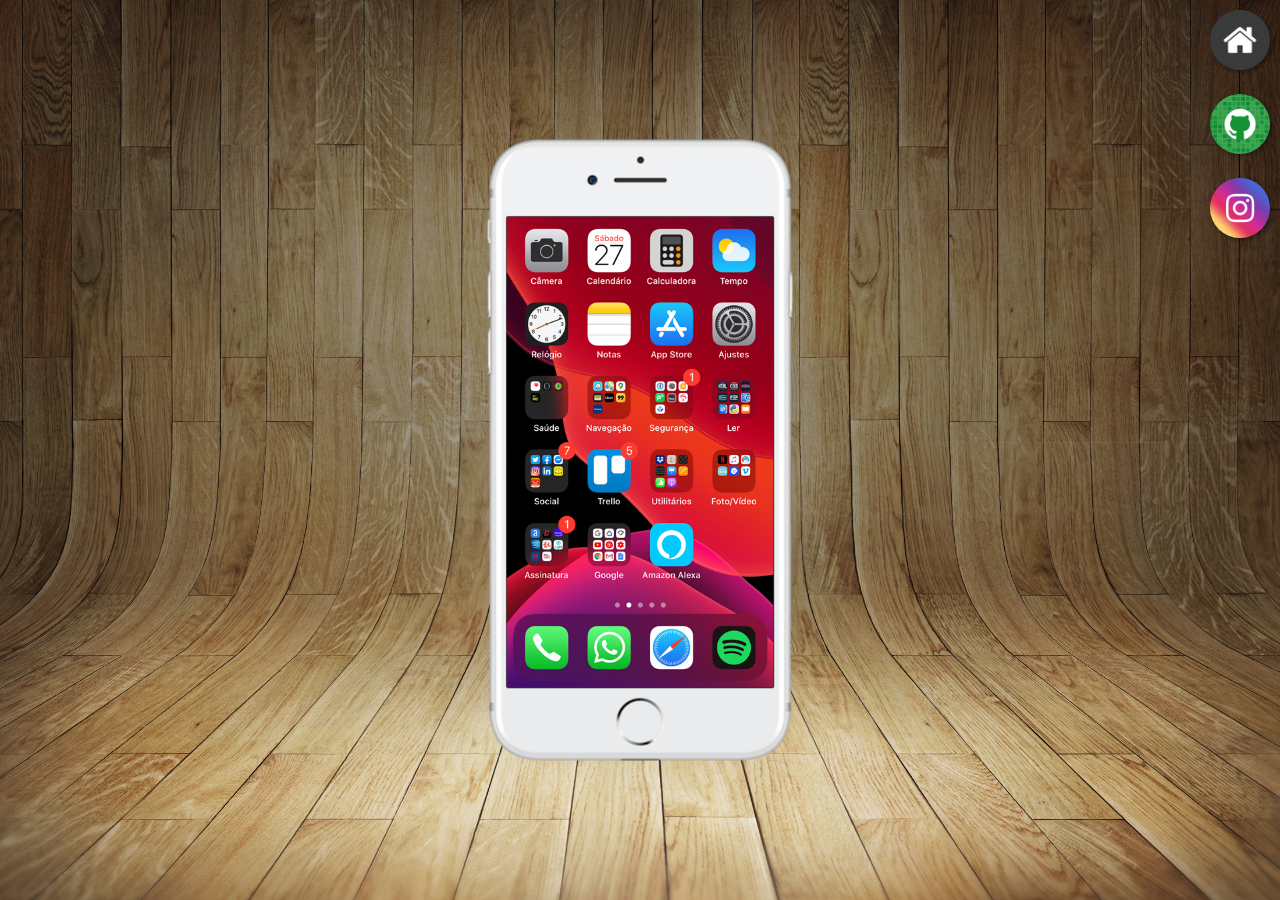
<file: index.html>
<!DOCTYPE html>
<html lang="pt-br">
<head>
    <meta charset="UTF-8">
    <meta name="viewport" content="width=device-width, initial-scale=1.0">
    <title>Projeto de Redes Sociais</title>
    <link rel="shortcut icon" href="favicon.ico" type="image/x-icon">
    <link rel="stylesheet" href="css/style.css">
</head>
<body>
    <main>
        <section id="telefone">
            <iframe src="home.html" name="tela" id="tela" frameborder="0">
                Seu navegador não é compatível com esse recurso.
            </iframe>
        </section>
        <section id="redes-sociais">
            <a href="home.html" target="tela"> <img src="imagens/logo-home.jpg" alt="Home"></a> <br>
            <a href="github.html" target="tela"> <img src="imagens/logo-github.jpg" alt="Github"></a> <br>
            <a href="instagram.html" target="tela"> <img src="imagens/logo-instagram.jpg" alt="Instagram"></a>
        </section>
    </main>
</body>
</html>
</file>
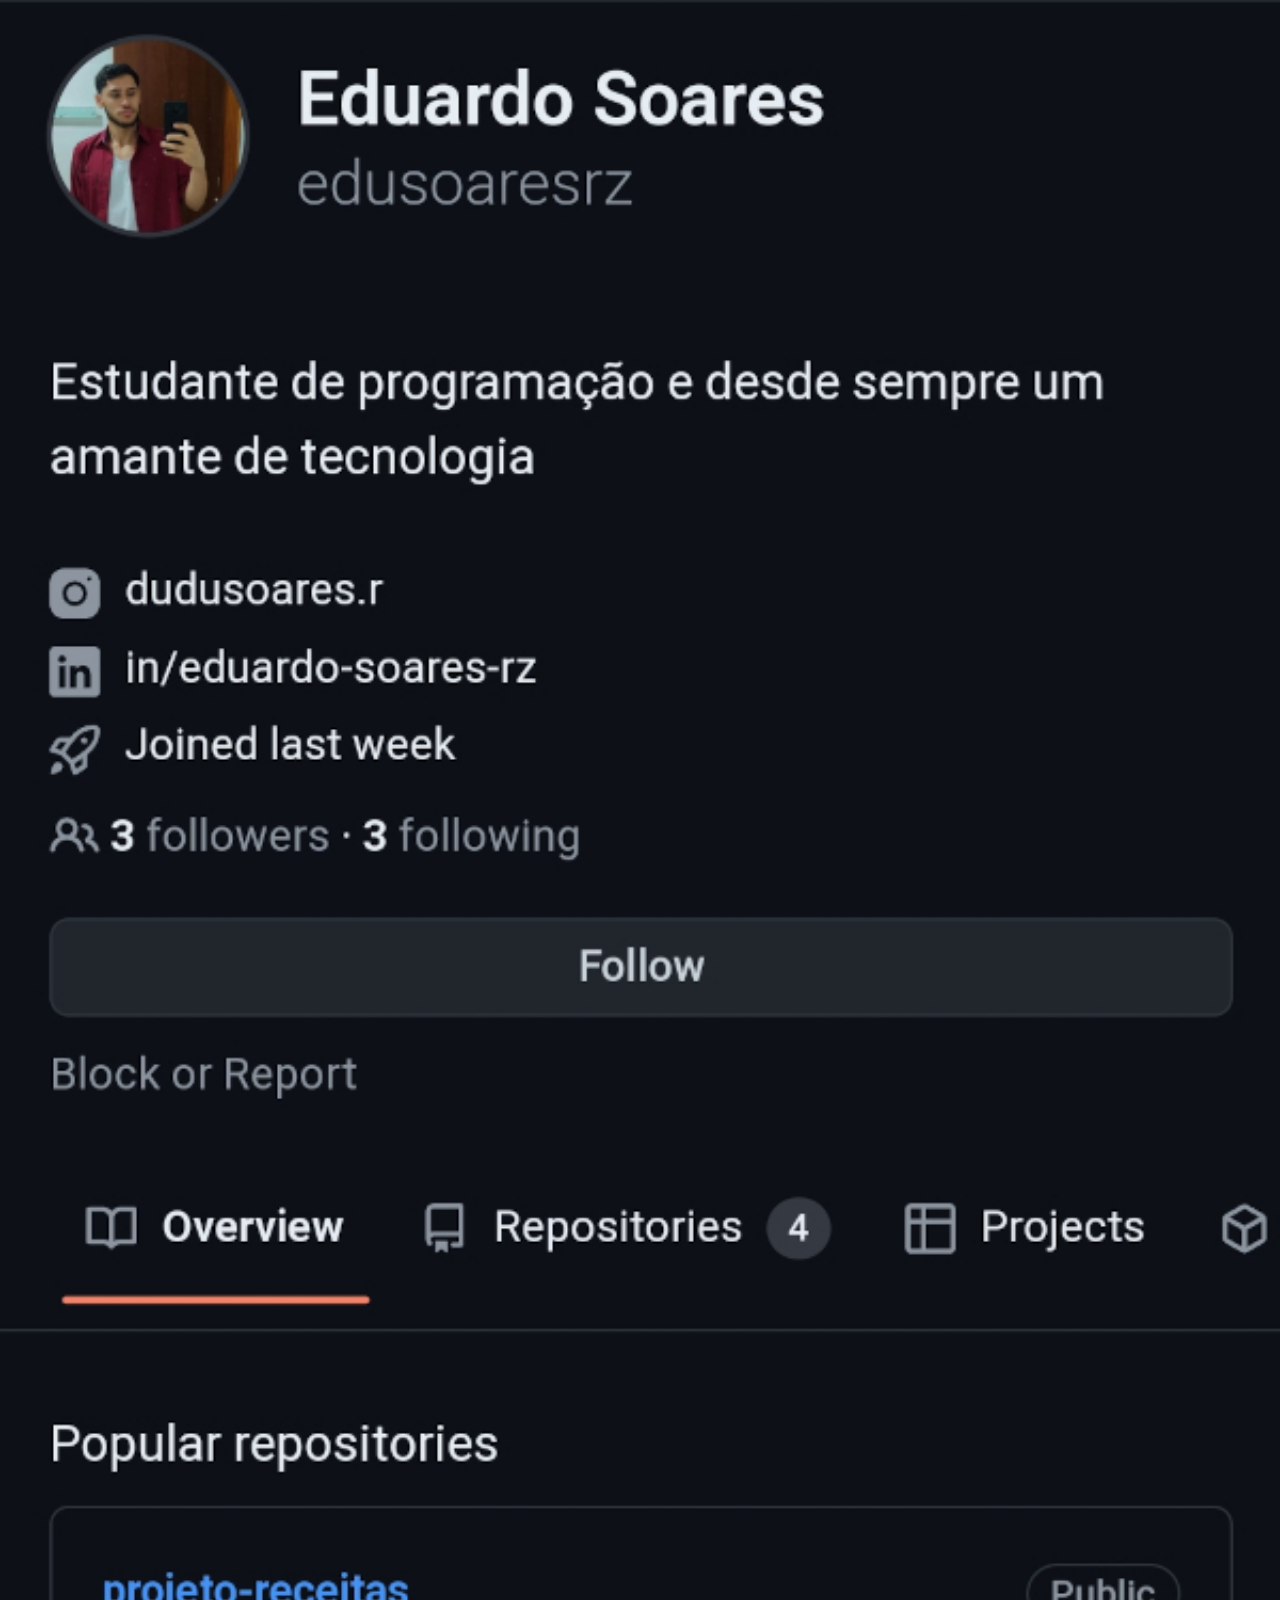
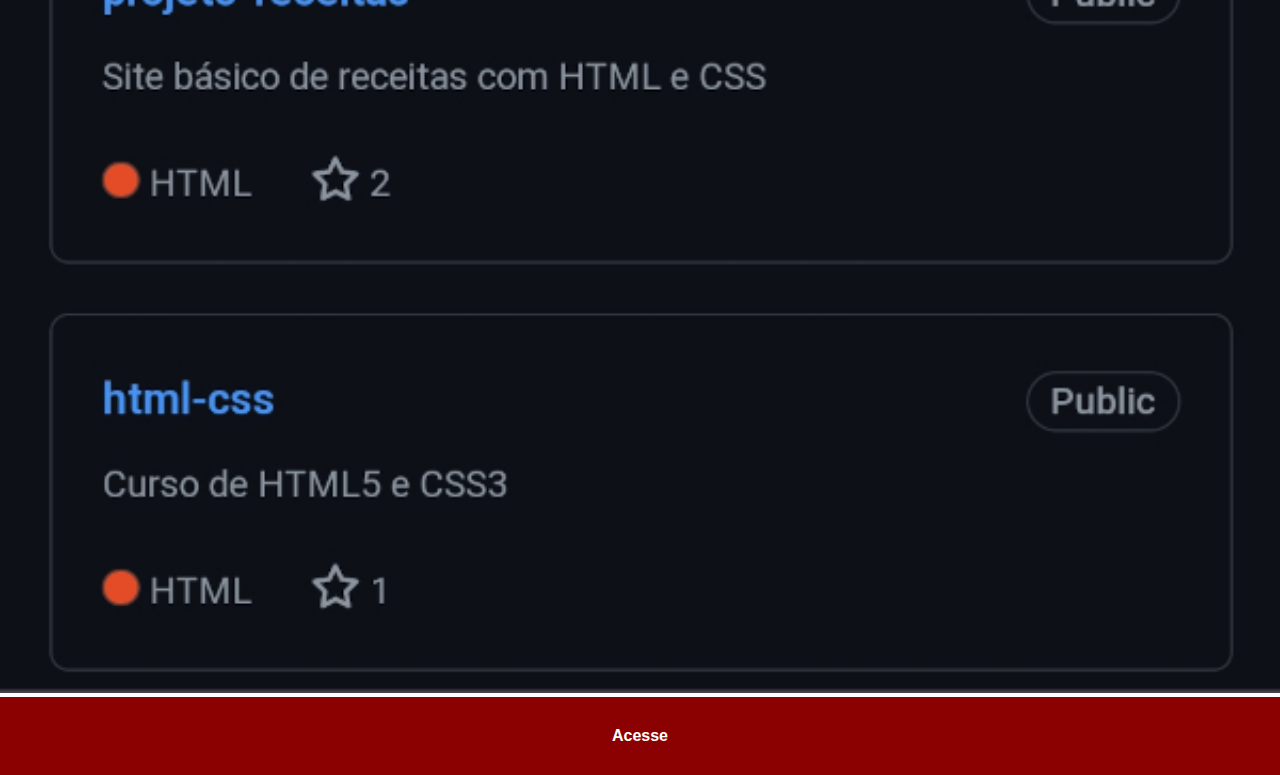
<file: github.html>
<!DOCTYPE html>
<html lang="pt-br">
<head>
    <meta charset="UTF-8">
    <meta name="viewport" content="width=device-width, initial-scale=1.0">
    <title>Github</title>
    <link rel="stylesheet" href="css/social.css">
</head>
<body>
    <img src="imagens/tela-github.jpg" alt="Github">
    <a href="https://github.com/edusoaresrz" target="_blank">Acesse</a>
</body>
</html>
</file>
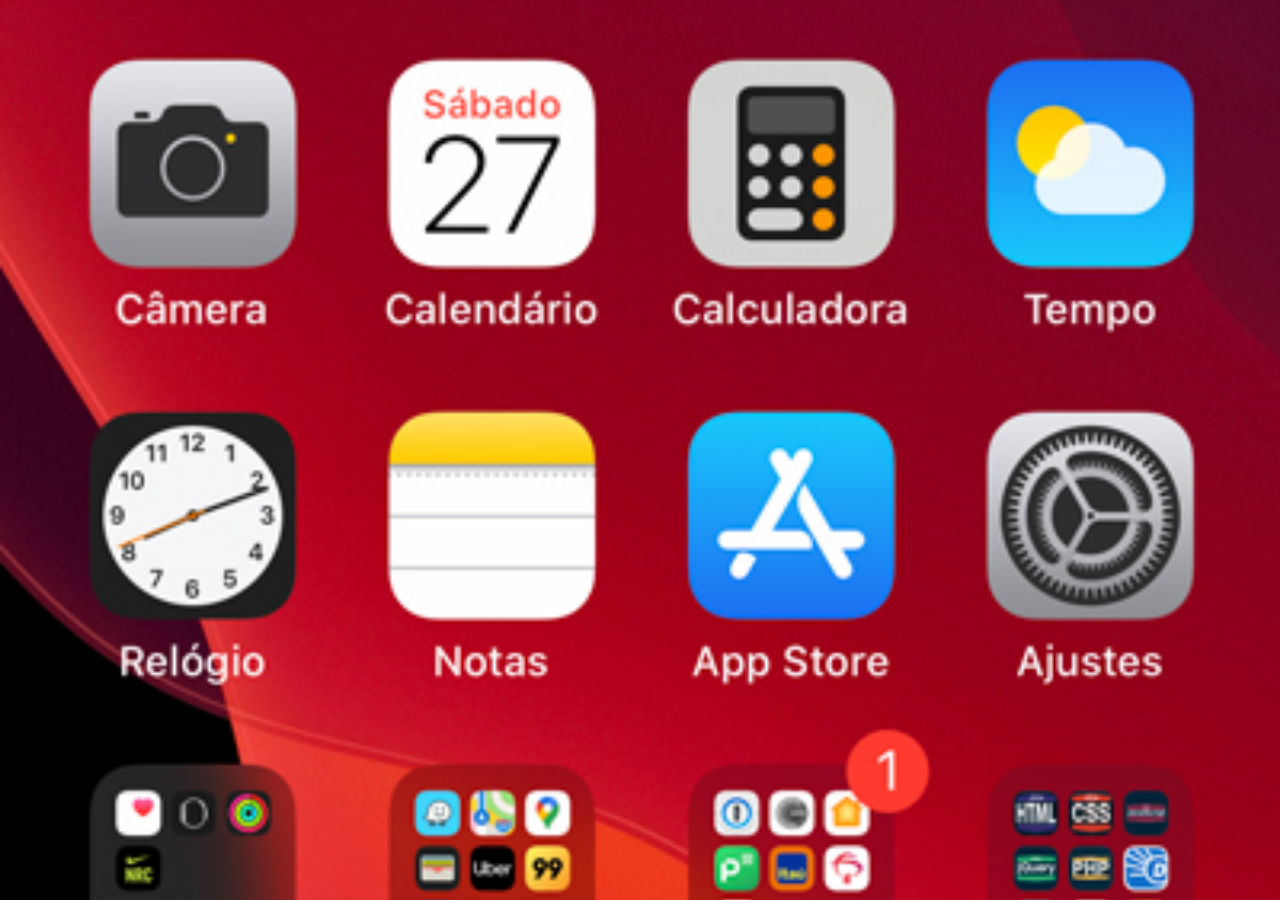
<file: home.html>
<!DOCTYPE html>
<html lang="pt-br">
<head>
    <meta charset="UTF-8">
    <meta name="viewport" content="width=device-width, initial-scale=1.0">
    <title>Home</title>
    <style>
        * {
            margin: 0px;
            padding: 0px;
        }

        body {
            background: black url(imagens/tela-home.jpg) no-repeat top center;
            background-size: cover;
        }
    </style>
</head>
<body>
    
</body>
</html>
</file>
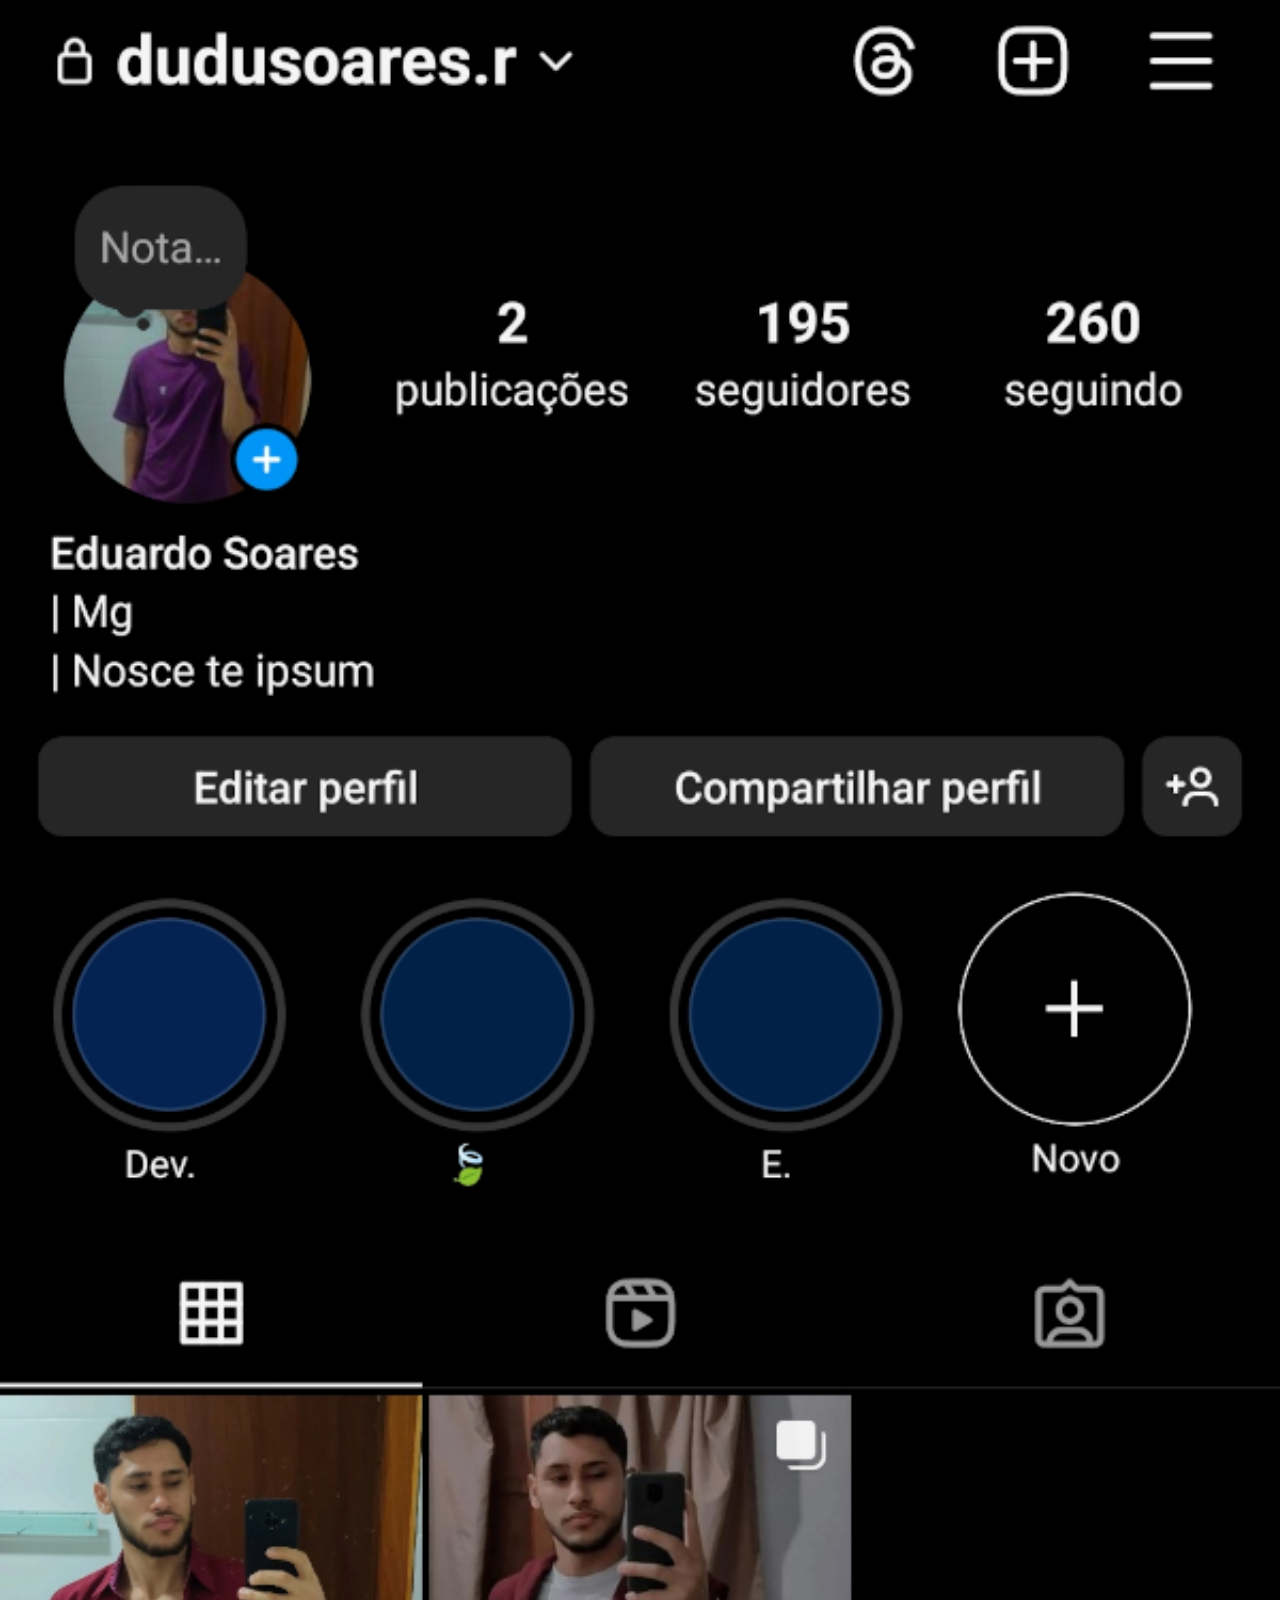
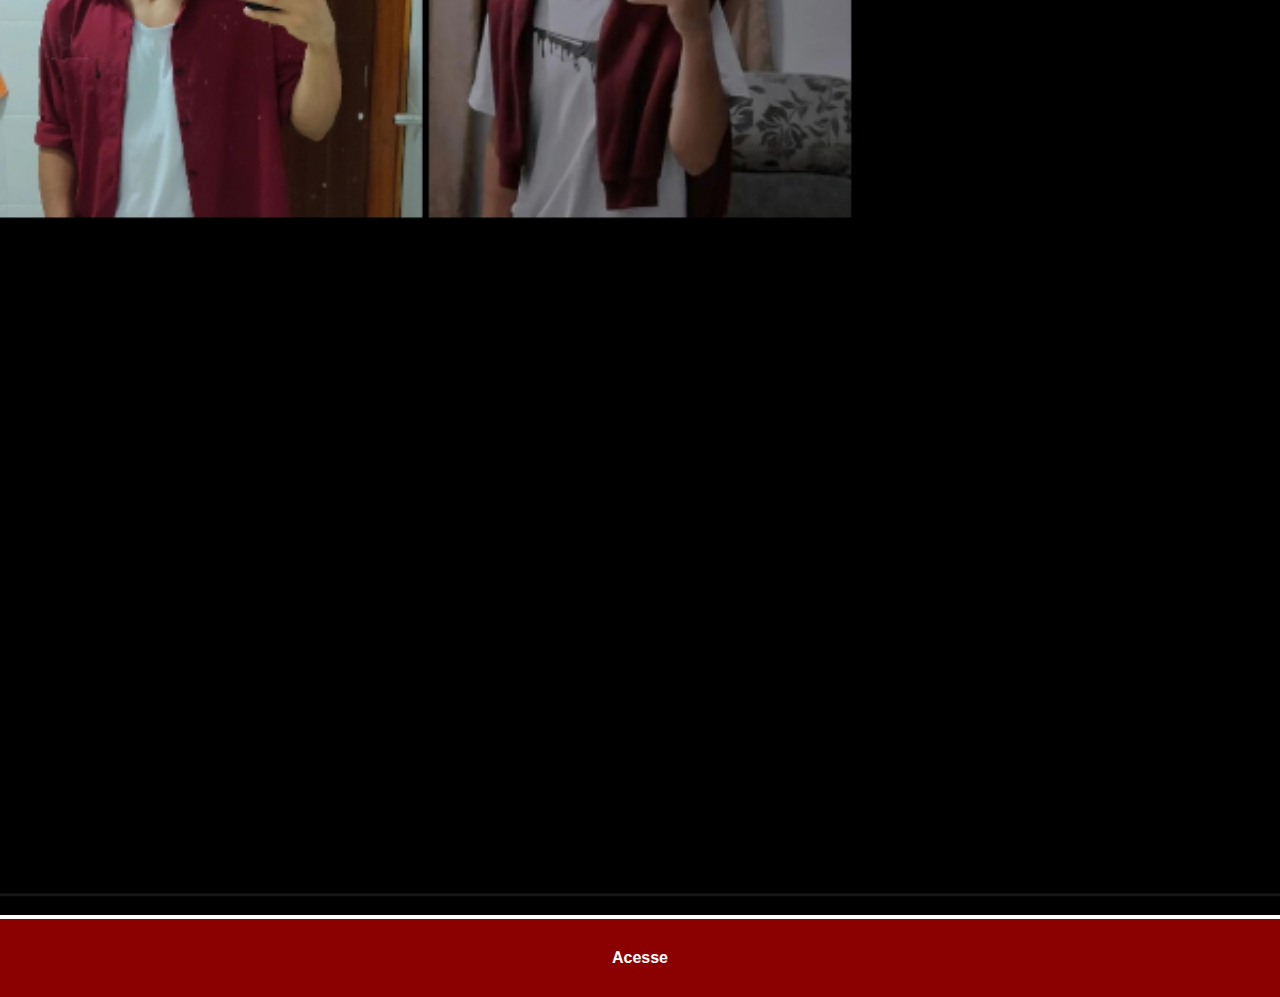
<file: instagram.html>
<!DOCTYPE html>
<html lang="pt-br">
<head>
    <meta charset="UTF-8">
    <meta name="viewport" content="width=device-width, initial-scale=1.0">
    <title>Instagram</title>
    <link rel="stylesheet" href="css/social.css">
</head>
<body>
    <img src="imagens/tela-instagram.jpg" alt="Instagram">
    <a href="https://www.instagram.com/dudusoares.r/" target="_blank">Acesse</a>
</body>
</html>
</file>
<file: css/style.css>
@charset "UTF-8";

* {
    margin: 0px;
    padding: 0px;
    font-family: Arial, Helvetica, sans-serif;
}

html, body {
    height: 100vh;
    width: 100vw;
    background-color: black;
}

body {
    background: url(../imagens/fundo-madeira.jpg) no-repeat top center fixed;
    background-size: cover;
}

main {
    position: relative;
    height: 100vh;
}

section#telefone {
    position: absolute;
    top: 50%;
    left: 50%;
    transform: translate(-50%, -50%);

    height: 627px;
    width: 311px;
    background: url(../imagens/frame-iphone.png) no-repeat;
}

iframe#tela {
    position: relative;
    top: 80px;
    left: 22px;

    width: 267px;
    height: 471px;
}

section#redes-sociais {
    text-align: right;
}

section#redes-sociais img {
    border-radius: 50%;
    width: 60px;
    margin: 10px;
    box-shadow: 2px 2px 5px rgba(0, 0, 0, 0.404);
    box-sizing: border-box;
}

section#redes-sociais img:hover {
    border: 2px solid rgba(255, 255, 255, 0.703);
    transition: border 0.15s;
}
</file>
<file: css/social.css>
@charset "UTF-8";

* {
    margin: 0px;
    padding: 0px;
    font-family: Arial, Helvetica, sans-serif;
}

::-webkit-scrollbar {
    width: 0px;
    height: 0px;
}

img {
    width: 100vw;
}

a {
    display: block;
    background-color: darkred;
    color: white;
    padding: 30px;
    text-align: center;
    text-decoration: none;
    font-weight: bold;
}

a:hover {
    background-color: red;
}
</file>
